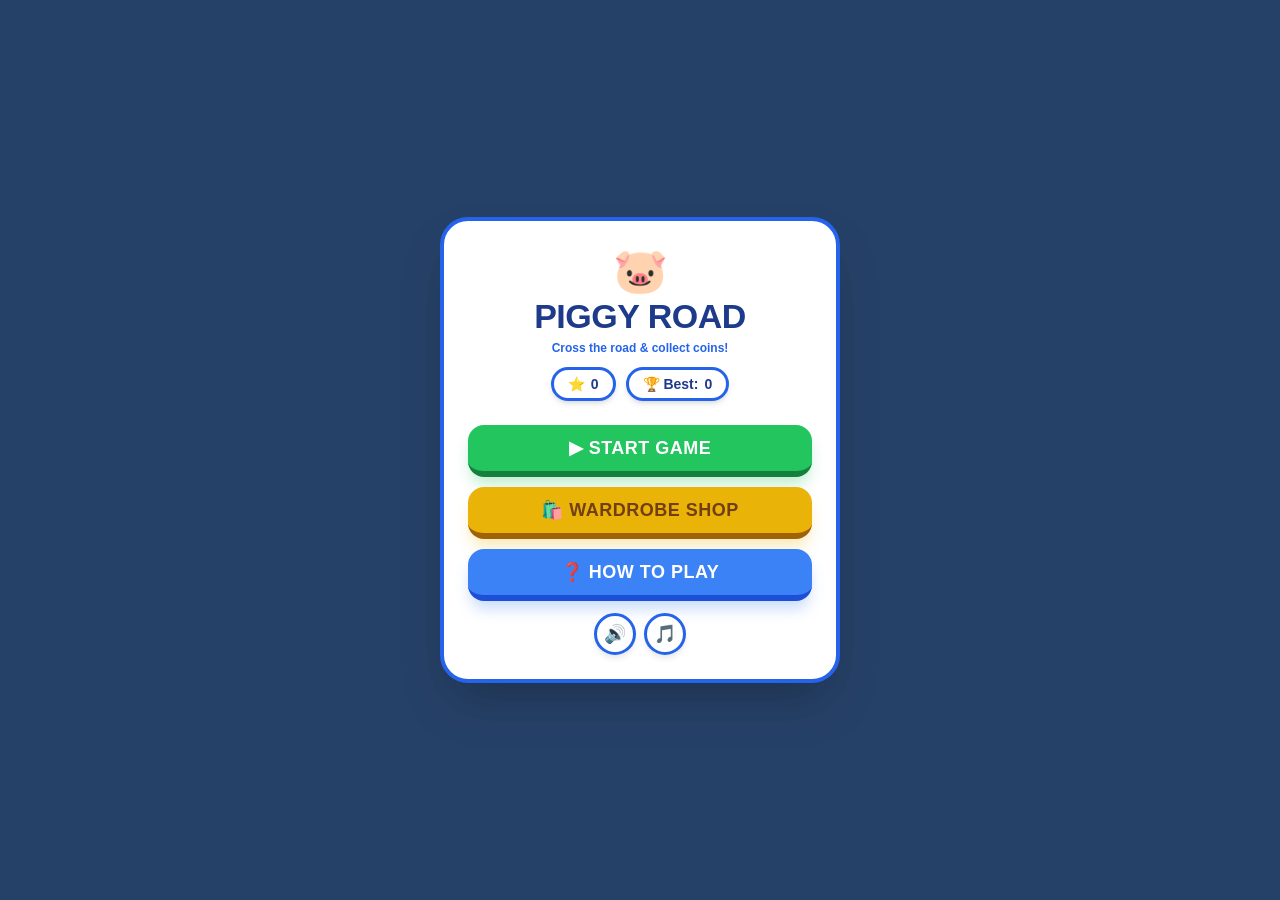
<file: public/standalone-game.html>
<!DOCTYPE html>
<html lang="th">
<head>
  <meta charset="UTF-8">
  <meta name="viewport" content="width=device-width, initial-scale=1.0, maximum-scale=1.0, user-scalable=no, viewport-fit=cover">
  <title>Piggy Road - Single File Web Game</title>
  <style>
    * {
      box-sizing: border-box;
      margin: 0;
      padding: 0;
      user-select: none;
      -webkit-user-select: none;
      -webkit-touch-callout: none;
    }
    body, html {
      width: 100%;
      height: 100%;
      overflow: hidden;
      background-color: #1e3a8a;
      font-family: -apple-system, BlinkMacSystemFont, "Segoe UI", Roboto, Helvetica, Arial, sans-serif;
      touch-action: none;
    }
    #game-container {
      position: relative;
      width: 100%;
      height: 100%;
      display: flex;
      justify-content: center;
      align-items: center;
      background: #60A5FA;
    }
    canvas {
      display: block;
      width: 100%;
      height: 100%;
      object-fit: contain;
    }

    /* UI Layer Overlays */
    .ui-layer {
      position: absolute;
      inset: 0;
      pointer-events: none;
      display: flex;
      flex-direction: column;
      justify-content: space-between;
    }
    .interactive {
      pointer-events: auto;
    }

    /* HUD Top Bar */
    .hud-bar {
      padding: 12px 16px;
      display: flex;
      justify-content: space-between;
      align-items: center;
      z-index: 20;
    }
    .hud-pill {
      background: rgba(255, 255, 255, 0.95);
      border: 3px solid #2563eb;
      border-radius: 9999px;
      padding: 6px 14px;
      box-shadow: 0 4px 6px -1px rgba(0,0,0,0.1), 0 2px 4px -2px rgba(0,0,0,0.1);
      display: flex;
      align-items: center;
      gap: 6px;
      font-weight: 900;
      color: #1e3a8a;
      font-size: 16px;
    }
    .hud-btn {
      width: 42px;
      height: 42px;
      border-radius: 50%;
      background: rgba(255, 255, 255, 0.95);
      border: 3px solid #2563eb;
      display: flex;
      align-items: center;
      justify-content: center;
      cursor: pointer;
      font-size: 18px;
      box-shadow: 0 4px 6px -1px rgba(0,0,0,0.1);
      transition: transform 0.1s;
    }
    .hud-btn:active {
      transform: scale(0.92);
    }

    /* Modals & Menus */
    .modal-backdrop {
      position: absolute;
      inset: 0;
      background: rgba(15, 23, 42, 0.7);
      backdrop-filter: blur(4px);
      -webkit-backdrop-filter: blur(4px);
      display: flex;
      justify-content: center;
      align-items: center;
      padding: 16px;
      z-index: 50;
    }
    .modal-card {
      background: white;
      border: 4px solid #2563eb;
      border-radius: 28px;
      padding: 24px;
      width: 100%;
      max-width: 400px;
      max-height: 92vh;
      overflow-y: auto;
      text-align: center;
      box-shadow: 0 25px 50px -12px rgba(0, 0, 0, 0.25);
      display: flex;
      flex-direction: column;
      align-items: center;
    }
    .modal-title {
      font-size: 28px;
      font-weight: 900;
      color: #1e3a8a;
      margin-bottom: 8px;
      text-transform: uppercase;
      letter-spacing: -0.5px;
    }

    /* Arcade 3D Buttons */
    .btn-arcade {
      width: 100%;
      padding: 12px 20px;
      border-radius: 16px;
      font-weight: 900;
      font-size: 18px;
      text-transform: uppercase;
      letter-spacing: 0.5px;
      cursor: pointer;
      border: none;
      transition: all 0.1s;
      display: flex;
      align-items: center;
      justify-content: center;
      gap: 8px;
      margin-top: 10px;
    }
    .btn-green {
      background: #22c55e;
      color: white;
      border-bottom: 6px solid #15803d;
      box-shadow: 0 10px 15px -3px rgba(34, 197, 94, 0.3);
    }
    .btn-green:active {
      transform: translateY(3px);
      border-bottom-width: 3px;
    }
    .btn-yellow {
      background: #eab308;
      color: #713f12;
      border-bottom: 6px solid #a16207;
      box-shadow: 0 10px 15px -3px rgba(234, 179, 8, 0.3);
    }
    .btn-yellow:active {
      transform: translateY(3px);
      border-bottom-width: 3px;
    }
    .btn-blue {
      background: #3b82f6;
      color: white;
      border-bottom: 6px solid #1d4ed8;
      box-shadow: 0 10px 15px -3px rgba(59, 130, 246, 0.3);
    }
    .btn-blue:active {
      transform: translateY(3px);
      border-bottom-width: 3px;
    }

    /* Touch D-Pad */
    .touch-controls {
      position: absolute;
      bottom: 16px;
      left: 0;
      right: 0;
      display: flex;
      justify-content: center;
      z-index: 30;
      pointer-events: none;
    }
    .dpad-container {
      pointer-events: auto;
      background: rgba(255, 255, 255, 0.92);
      backdrop-filter: blur(6px);
      border: 3px solid #2563eb;
      border-radius: 24px;
      padding: 10px;
      display: flex;
      flex-direction: column;
      align-items: center;
      gap: 6px;
      box-shadow: 0 10px 25px rgba(0,0,0,0.2);
    }
    .dpad-row {
      display: flex;
      gap: 8px;
    }
    .dpad-btn {
      width: 64px;
      height: 52px;
      border-radius: 14px;
      font-size: 22px;
      font-weight: 900;
      color: white;
      border: none;
      display: flex;
      align-items: center;
      justify-content: center;
      cursor: pointer;
      touch-action: none;
    }
    .dpad-up {
      width: 90px;
      height: 54px;
      background: #22c55e;
      border-bottom: 5px solid #15803d;
    }
    .dpad-up:active {
      background: #16a34a;
      transform: translateY(2px);
      border-bottom-width: 3px;
    }
    .dpad-side {
      background: #eab308;
      border-bottom: 5px solid #a16207;
    }
    .dpad-side:active {
      background: #ca8a04;
      transform: translateY(2px);
      border-bottom-width: 3px;
    }

    /* Shop Grid */
    .shop-grid {
      display: grid;
      grid-template-columns: repeat(auto-fit, minmax(130px, 1fr));
      gap: 12px;
      width: 100%;
      margin: 12px 0;
    }
    .skin-card {
      border: 3px solid #e2e8f0;
      border-radius: 18px;
      padding: 10px;
      display: flex;
      flex-direction: column;
      align-items: center;
      background: #f8fafc;
      transition: all 0.15s;
    }
    .skin-card.equipped {
      border-color: #22c55e;
      background: #f0fdf4;
    }
    .skin-preview-box {
      width: 70px;
      height: 70px;
      display: flex;
      align-items: center;
      justify-content: center;
      margin-bottom: 6px;
    }

    /* Stats Box in Game Over */
    .stats-grid {
      display: grid;
      grid-template-columns: 1fr 1fr;
      gap: 10px;
      width: 100%;
      margin: 14px 0;
    }
    .stat-box {
      background: #eff6ff;
      border: 2px solid #bfdbfe;
      border-radius: 16px;
      padding: 10px;
    }
    .stat-label {
      font-size: 11px;
      font-weight: 900;
      color: #2563eb;
      text-transform: uppercase;
    }
    .stat-val {
      font-size: 24px;
      font-weight: 900;
      color: #1e3a8a;
      margin-top: 2px;
    }
  </style>
</head>
<body>
  <div id="game-container">
    <canvas id="gameCanvas"></canvas>

    <!-- In-Game HUD -->
    <div id="hud" class="ui-layer" style="display: none;">
      <div class="hud-bar">
        <div class="hud-pill">
          <span>🚩</span>
          <span id="hud-score">0</span>
        </div>
        <div class="hud-pill">
          <span>⭐</span>
          <span id="hud-coins">0</span>
        </div>
        <button id="btn-pause" class="hud-btn interactive">⏸</button>
      </div>

      <!-- Mobile D-Pad Controls -->
      <div id="touch-controls" class="touch-controls">
        <div class="dpad-container">
          <button id="btn-touch-up" class="dpad-btn dpad-up">▲</button>
          <div class="dpad-row">
            <button id="btn-touch-left" class="dpad-btn dpad-side">◀</button>
            <button id="btn-touch-down" class="dpad-btn dpad-side">▼</button>
            <button id="btn-touch-right" class="dpad-btn dpad-side">▶</button>
          </div>
        </div>
      </div>
    </div>

    <!-- Main Menu Modal -->
    <div id="menu-modal" class="modal-backdrop interactive">
      <div class="modal-card">
        <div style="font-size: 44px; margin-bottom: 2px;">🐷</div>
        <h1 class="modal-title" style="font-size: 34px; line-height: 1;">PIGGY ROAD</h1>
        <p style="font-size: 12px; font-weight: 700; color: #2563eb; margin-bottom: 12px;">Cross the road & collect coins!</p>

        <div style="display: flex; gap: 10px; margin-bottom: 14px;">
          <div class="hud-pill" style="font-size: 14px;">
            <span>⭐</span>
            <span id="menu-total-coins">0</span>
          </div>
          <div class="hud-pill" style="font-size: 14px;">
            <span>🏆 Best:</span>
            <span id="menu-high-score">0</span>
          </div>
        </div>

        <button id="btn-start" class="btn-arcade btn-green">▶ START GAME</button>
        <button id="btn-open-shop" class="btn-arcade btn-yellow">🛍️ WARDROBE SHOP</button>
        <button id="btn-open-rules" class="btn-arcade btn-blue">❓ HOW TO PLAY</button>
        
        <div style="display: flex; gap: 8px; margin-top: 12px;">
          <button id="btn-toggle-sound" class="hud-btn">🔊</button>
          <button id="btn-toggle-music" class="hud-btn">🎵</button>
        </div>
      </div>
    </div>

    <!-- How To Play Modal -->
    <div id="rules-modal" class="modal-backdrop interactive" style="display: none;">
      <div class="modal-card">
        <h2 class="modal-title">HOW TO PLAY</h2>
        <div style="text-align: left; font-size: 13px; color: #334155; line-height: 1.5; margin: 10px 0;">
          <p style="margin-bottom: 8px;">🎮 <strong>Controls:</strong> Use <strong>Arrow Keys</strong>, <strong>WASD</strong>, or <strong>Touch D-Pad</strong> to hop.</p>
          <p style="margin-bottom: 8px;">🚗 <strong>Dodge Cars:</strong> Don't get hit by traffic on the asphalt roads!</p>
          <p style="margin-bottom: 8px;">⭐ <strong>Collect Coins:</strong> Pick up gold coins for +5 bonus points and spend them in the shop.</p>
          <p style="margin-bottom: 8px;">🐺 <strong>Wolf Danger:</strong> Don't stay idle for too long, or the hungry wolf will catch you!</p>
        </div>
        <button id="btn-close-rules" class="btn-arcade btn-green">GOT IT!</button>
      </div>
    </div>

    <!-- Shop Modal -->
    <div id="shop-modal" class="modal-backdrop interactive" style="display: none;">
      <div class="modal-card" style="max-width: 480px;">
        <h2 class="modal-title">PIGGY SHOP</h2>
        <div class="hud-pill" style="margin-bottom: 8px;">
          <span>⭐ Balance:</span>
          <span id="shop-coin-balance">0</span>
        </div>
        <div id="shop-items-container" class="shop-grid"></div>
        <button id="btn-close-shop" class="btn-arcade btn-blue">BACK TO MENU</button>
      </div>
    </div>

    <!-- Game Over Modal -->
    <div id="gameover-modal" class="modal-backdrop interactive" style="display: none;">
      <div class="modal-card">
        <div id="death-badge" style="font-size: 12px; font-weight: 900; background: #fee2e2; color: #991b1b; padding: 4px 12px; border-radius: 999px; margin-bottom: 6px;">💥 HIT BY TRAFFIC!</div>
        <h2 class="modal-title" style="color: #e11d48;">GAME OVER</h2>
        
        <div class="stats-grid">
          <div class="stat-box">
            <div class="stat-label">Score</div>
            <div id="final-score" class="stat-val">0</div>
          </div>
          <div class="stat-box">
            <div class="stat-label">Best Score</div>
            <div id="final-best" class="stat-val">0</div>
          </div>
          <div class="stat-box">
            <div class="stat-label">Run Coins</div>
            <div id="final-coins" class="stat-val">+0</div>
          </div>
          <div class="stat-box">
            <div class="stat-label">Total Coins</div>
            <div id="final-total-coins" class="stat-val">0</div>
          </div>
        </div>

        <button id="btn-restart" class="btn-arcade btn-green">🔄 PLAY AGAIN</button>
        <button id="btn-gameover-menu" class="btn-arcade btn-blue">🏠 MAIN MENU</button>
      </div>
    </div>

    <!-- Pause Modal -->
    <div id="pause-modal" class="modal-backdrop interactive" style="display: none;">
      <div class="modal-card">
        <h2 class="modal-title">GAME PAUSED</h2>
        <button id="btn-resume" class="btn-arcade btn-green">▶ RESUME</button>
        <button id="btn-pause-menu" class="btn-arcade btn-blue">🏠 QUIT TO MENU</button>
      </div>
    </div>
  </div>

  <!-- Pure JavaScript Game Engine with Zero Dependencies -->
  <script>
    (function() {
      // -------------------------------------------------------------
      // 1. CONSTANTS & GAME DATA
      // -------------------------------------------------------------
      const GRID_SIZE = 48;
      const MIN_GRID_X = -5;
      const MAX_GRID_X = 5;
      const IDLE_WARNING_TIME = 2.0;
      const WOLF_SPAWN_DELAY = 4.8;
      const WOLF_CHASE_SPEED = 180;
      const SCORE_PER_ROW = 1;
      const BONUS_PER_COIN = 5;

      const SKINS = {
        classic: { id: 'classic', name: 'Classic Pig', price: 0, bodyColor: '#fb7185', snoutColor: '#fda4af', accessory: 'none' },
        pink: { id: 'pink', name: 'Pink Bow', price: 100, bodyColor: '#f472b6', snoutColor: '#fbcfe8', accessory: 'bow' },
        farmer: { id: 'farmer', name: 'Farmer Pig', price: 250, bodyColor: '#fca5a5', snoutColor: '#fecaca', accessory: 'straw_hat' },
        ninja: { id: 'ninja', name: 'Ninja Pig', price: 500, bodyColor: '#334155', snoutColor: '#64748b', accessory: 'ninja_headband' },
        golden: { id: 'golden', name: 'Golden Pig', price: 1000, bodyColor: '#fbbf24', snoutColor: '#fde68a', accessory: 'crown' }
      };

      const CAR_PALETTES = [
        { body: '#ef4444', roof: '#b91c1c' },
        { body: '#3b82f6', roof: '#1d4ed8' },
        { body: '#10b981', roof: '#047857' },
        { body: '#eab308', roof: '#ca8a04' },
        { body: '#8b5cf6', roof: '#6d28d9' }
      ];

      // -------------------------------------------------------------
      // 2. PROCEDURAL SOUND SYNTHESIZER (Web Audio API)
      // -------------------------------------------------------------
      class SoundEngine {
        constructor() {
          this.ctx = null;
          this.soundEnabled = true;
          this.musicEnabled = true;
          this.musicInterval = null;
          this.musicStep = 0;
        }
        init() {
          if (!this.ctx && (window.AudioContext || window.webkitAudioContext)) {
            const AudioCtx = window.AudioContext || window.webkitAudioContext;
            this.ctx = new AudioCtx();
          }
          if (this.ctx && this.ctx.state === 'suspended') {
            this.ctx.resume();
          }
        }
        playHop() {
          if (!this.soundEnabled || !this.ctx) return;
          const now = this.ctx.currentTime;
          const osc = this.ctx.createOscillator();
          const gain = this.ctx.createGain();
          osc.type = 'sine';
          osc.frequency.setValueAtTime(280, now);
          osc.frequency.exponentialRampToValueAtTime(580, now + 0.08);
          gain.gain.setValueAtTime(0.25, now);
          gain.gain.exponentialRampToValueAtTime(0.001, now + 0.08);
          osc.connect(gain); gain.connect(this.ctx.destination);
          osc.start(now); osc.stop(now + 0.085);
        }
        playCoin() {
          if (!this.soundEnabled || !this.ctx) return;
          const now = this.ctx.currentTime;
          [987.77, 1318.51, 1760.0].forEach((f, i) => {
            const osc = this.ctx.createOscillator();
            const gain = this.ctx.createGain();
            osc.type = 'triangle';
            osc.frequency.setValueAtTime(f, now + i * 0.05);
            gain.gain.setValueAtTime(0.18, now + i * 0.05);
            gain.gain.exponentialRampToValueAtTime(0.001, now + i * 0.05 + 0.15);
            osc.connect(gain); gain.connect(this.ctx.destination);
            osc.start(now + i * 0.05); osc.stop(now + i * 0.05 + 0.16);
          });
        }
        playCrash() {
          if (!this.soundEnabled || !this.ctx) return;
          const now = this.ctx.currentTime;
          const osc = this.ctx.createOscillator();
          const gain = this.ctx.createGain();
          osc.type = 'sawtooth';
          osc.frequency.setValueAtTime(180, now);
          osc.frequency.exponentialRampToValueAtTime(40, now + 0.28);
          gain.gain.setValueAtTime(0.35, now);
          gain.gain.exponentialRampToValueAtTime(0.001, now + 0.3);
          osc.connect(gain); gain.connect(this.ctx.destination);
          osc.start(now); osc.stop(now + 0.3);
        }
        startMusic() {
          this.stopMusic();
          if (!this.musicEnabled || !this.ctx) return;
          const melody = [523.25, 0, 659.25, 783.99, 0, 659.25, 523.25, 0, 783.99, 880.0, 783.99, 659.25, 523.25, 0, 392.0, 0];
          this.musicInterval = setInterval(() => {
            if (!this.musicEnabled || !this.ctx) return;
            const freq = melody[this.musicStep % melody.length];
            if (freq > 0) {
              const now = this.ctx.currentTime;
              const osc = this.ctx.createOscillator();
              const gain = this.ctx.createGain();
              osc.type = 'sine';
              osc.frequency.setValueAtTime(freq, now);
              gain.gain.setValueAtTime(0.06, now);
              gain.gain.exponentialRampToValueAtTime(0.001, now + 0.12);
              osc.connect(gain); gain.connect(this.ctx.destination);
              osc.start(now); osc.stop(now + 0.125);
            }
            this.musicStep++;
          }, 145);
        }
        stopMusic() {
          if (this.musicInterval) {
            clearInterval(this.musicInterval);
            this.musicInterval = null;
          }
        }
      }
      const sounds = new SoundEngine();

      // -------------------------------------------------------------
      // 3. PERSISTENT STORAGE
      // -------------------------------------------------------------
      const storageKey = 'piggy_road_save_data';
      let saveData = {
        totalCoins: 0,
        highScore: 0,
        unlockedSkins: ['classic'],
        equippedSkin: 'classic',
        sound: true,
        music: true
      };
      try {
        const local = localStorage.getItem(storageKey);
        if (local) saveData = Object.assign(saveData, JSON.parse(local));
      } catch (e) {}

      function saveGameState() {
        try {
          localStorage.setItem(storageKey, JSON.stringify(saveData));
        } catch (e) {}
      }

      // -------------------------------------------------------------
      // 4. GAME STATE & ENGINE
      // -------------------------------------------------------------
      const canvas = document.getElementById('gameCanvas');
      const ctx = canvas.getContext('2d');

      let gameState = 'MENU'; // 'MENU', 'PLAYING', 'PAUSED', 'GAME_OVER'
      let viewportWidth = window.innerWidth;
      let viewportHeight = window.innerHeight;

      let player = {
        gridX: 0,
        gridY: 0,
        targetGridX: 0,
        targetGridY: 0,
        x: 0,
        y: 0,
        facing: 'UP',
        isHopping: false,
        hopProgress: 0,
        isDead: false,
        deathReason: 'CAR'
      };

      let cameraX = 0;
      let currentCameraX = 0;
      let cameraY = 0;
      let currentCameraY = 0;
      let screenShake = 0;

      let lanes = [];
      let maxLaneGenerated = 0;
      let score = 0;
      let maxDistance = 0;
      let coinsInRun = 0;

      let idleTimer = 0;
      let wolf = { active: false, worldY: 0, speed: WOLF_CHASE_SPEED, caught: false };
      let lastTime = performance.now();

      function resizeCanvas() {
        viewportWidth = window.innerWidth;
        viewportHeight = window.innerHeight;
        const dpr = window.devicePixelRatio || 1;
        canvas.width = viewportWidth * dpr;
        canvas.height = viewportHeight * dpr;
        ctx.scale(dpr, dpr);
      }
      window.addEventListener('resize', resizeCanvas);
      resizeCanvas();

      function initGame() {
        player.gridX = 0;
        player.gridY = 0;
        player.targetGridX = 0;
        player.targetGridY = 0;
        player.x = 0;
        player.y = 0;
        player.facing = 'UP';
        player.isHopping = false;
        player.hopProgress = 0;
        player.isDead = false;

        cameraX = 0;
        currentCameraX = 0;
        cameraY = 0;
        currentCameraY = 0;
        screenShake = 0;

        score = 0;
        maxDistance = 0;
        coinsInRun = 0;
        idleTimer = 0;
        wolf.active = false;
        wolf.caught = false;

        lanes = [];
        maxLaneGenerated = -1;

        // Generate starting safe grass lanes
        for (let i = -3; i <= 3; i++) {
          generateLane(i, i <= 0 ? 'START_ZONE' : 'GRASS');
        }
        for (let i = 4; i <= 25; i++) {
          generateLane(i);
        }
        updateHUD();
      }

      function generateLane(index, forceType) {
        let type = forceType;
        if (!type) {
          type = Math.random() < 0.65 ? 'ROAD' : 'GRASS';
        }

        const lane = {
          index: index,
          type: type,
          cars: [],
          decorations: [],
          coins: []
        };

        if (type === 'GRASS' || type === 'START_ZONE') {
          // Trees & flowers
          if (index > 0) {
            for (let x = MIN_GRID_X; x <= MAX_GRID_X; x++) {
              if (Math.random() < 0.15 && x !== 0) {
                lane.decorations.push({ type: 'TREE', gridX: x });
              }
            }
            // Coin on grass
            if (Math.random() < 0.35) {
              const coinX = Math.floor(Math.random() * (MAX_GRID_X - MIN_GRID_X + 1)) + MIN_GRID_X;
              const hasTree = lane.decorations.some(d => d.gridX === coinX);
              if (!hasTree) {
                lane.coins.push({ gridX: coinX, collected: false });
              }
            }
          }
        } else if (type === 'ROAD') {
          const dir = Math.random() < 0.5 ? 1 : -1;
          const speed = (90 + Math.random() * 80) * dir;
          const carCount = 1 + Math.floor(Math.random() * 2);
          const palette = CAR_PALETTES[Math.floor(Math.random() * CAR_PALETTES.length)];

          for (let c = 0; c < carCount; c++) {
            lane.cars.push({
              x: (c * 240 - 150) * dir,
              speed: speed,
              length: 56,
              width: 30,
              color: palette.body,
              roofColor: palette.roof
            });
          }
          // Road coin
          if (Math.random() < 0.25) {
            const coinX = Math.floor(Math.random() * (MAX_GRID_X - MIN_GRID_X + 1)) + MIN_GRID_X;
            lane.coins.push({ gridX: coinX, collected: false });
          }
        }

        lanes.push(lane);
        maxLaneGenerated = Math.max(maxLaneGenerated, index);
      }

      function movePlayer(dir) {
        if (gameState !== 'PLAYING' || player.isDead) return;
        sounds.init();

        let nextX = player.gridX;
        let nextY = player.gridY;

        if (dir === 'UP') nextY++;
        else if (dir === 'DOWN') nextY = Math.max(0, nextY - 1);
        else if (dir === 'LEFT') nextX = Math.max(MIN_GRID_X, nextX - 1);
        else if (dir === 'RIGHT') nextX = Math.min(MAX_GRID_X, nextX + 1);

        player.facing = dir;

        // Tree obstacle collision check
        const targetLane = lanes.find(l => l.index === nextY);
        const isTree = targetLane && targetLane.decorations.some(d => d.type === 'TREE' && d.gridX === nextX);
        if (isTree) return;

        if (nextX === player.gridX && nextY === player.gridY) return;

        player.gridX = nextX;
        player.gridY = nextY;
        player.isHopping = true;
        player.hopProgress = 0;
        idleTimer = 0; // reset wolf timer

        sounds.playHop();

        // Update score
        if (nextY > maxDistance) {
          score += (nextY - maxDistance) * SCORE_PER_ROW;
          maxDistance = nextY;
          if (nextY > saveData.highScore) {
            saveData.highScore = nextY;
            saveGameState();
          }
        }

        // Camera follow forward
        cameraY = player.gridY;
        updateHUD();

        // Generate more lanes forward
        while (maxLaneGenerated < player.gridY + 20) {
          generateLane(maxLaneGenerated + 1);
        }
      }

      function checkCoinPickup() {
        const currentLane = lanes.find(l => l.index === player.gridY);
        if (currentLane && currentLane.coins) {
          currentLane.coins.forEach(c => {
            if (!c.collected && c.gridX === player.gridX) {
              c.collected = true;
              coinsInRun++;
              score += BONUS_PER_COIN;
              saveData.totalCoins++;
              saveGameState();
              sounds.playCoin();
              updateHUD();
            }
          });
        }
      }

      function killPlayer(reason) {
        if (player.isDead) return;
        player.isDead = true;
        player.deathReason = reason;
        screenShake = 0.8;
        sounds.playCrash();
        saveGameState();

        setTimeout(() => {
          showGameOver();
        }, 900);
      }

      // -------------------------------------------------------------
      // 5. UPDATE & RENDER LOOP
      // -------------------------------------------------------------
      function update(dt) {
        if (gameState !== 'PLAYING') return;

        // Smooth Hop Lerp
        if (player.isHopping) {
          player.hopProgress += dt * 6.5;
          if (player.hopProgress >= 1) {
            player.hopProgress = 1;
            player.isHopping = false;
            player.x = player.gridX * GRID_SIZE;
            player.y = -player.gridY * GRID_SIZE;
            checkCoinPickup();
          } else {
            const startX = (player.gridX - (player.facing === 'RIGHT' ? 1 : player.facing === 'LEFT' ? -1 : 0)) * GRID_SIZE;
            const startY = -(player.gridY - (player.facing === 'UP' ? 1 : player.facing === 'DOWN' ? -1 : 0)) * GRID_SIZE;
            player.x = startX + (player.gridX * GRID_SIZE - startX) * player.hopProgress;
            player.y = startY + (-player.gridY * GRID_SIZE - startY) * player.hopProgress;
          }
        }

        // Camera Smooth Follow
        currentCameraY += (cameraY - currentCameraY) * (1 - Math.exp(-6 * dt));
        const maxCamX = Math.max(0, (MAX_GRID_X * GRID_SIZE + 24) - viewportWidth / 2);
        cameraX = Math.max(-maxCamX, Math.min(maxCamX, player.x));
        currentCameraX += (cameraX - currentCameraX) * (1 - Math.exp(-8 * dt));

        if (screenShake > 0) screenShake = Math.max(0, screenShake - dt * 2.5);

        // Update Road Cars
        lanes.forEach(lane => {
          if (lane.type === 'ROAD') {
            lane.cars.forEach(car => {
              car.x += car.speed * dt;
              // Wrap cars around
              if (car.speed > 0 && car.x > viewportWidth / 2 + 200) car.x = -viewportWidth / 2 - 200;
              if (car.speed < 0 && car.x < -viewportWidth / 2 - 200) car.x = viewportWidth / 2 + 200;

              // Car Collision
              if (!player.isDead && lane.index === player.gridY) {
                const carLeft = car.x - car.length / 2;
                const carRight = car.x + car.length / 2;
                const pLeft = player.x - 14;
                const pRight = player.x + 14;
                if (pRight > carLeft && pLeft < carRight) {
                  killPlayer('CAR');
                }
              }
            });
          }
        });

        // Idle Wolf Logic
        if (!player.isDead) {
          idleTimer += dt;
          if (idleTimer >= WOLF_SPAWN_DELAY && !wolf.active) {
            wolf.active = true;
            wolf.worldY = -(player.gridY - 4) * GRID_SIZE;
          }
          if (wolf.active) {
            wolf.worldY -= wolf.speed * dt;
            if (wolf.worldY <= player.y) {
              killPlayer('WOLF');
            }
          }
        }
      }

      function render() {
        ctx.clearRect(0, 0, viewportWidth, viewportHeight);

        // Shake offset
        let sX = 0, sY = 0;
        if (screenShake > 0) {
          sX = (Math.random() - 0.5) * 16 * screenShake;
          sY = (Math.random() - 0.5) * 16 * screenShake;
        }

        const centerX = viewportWidth / 2 - currentCameraX + sX;
        const originY = viewportHeight * 0.72 + currentCameraY * GRID_SIZE + sY;

        ctx.save();
        ctx.translate(centerX, originY);

        // 1. Draw Lanes & Ground
        const minVis = Math.floor((originY - viewportHeight - 120) / GRID_SIZE);
        const maxVis = Math.ceil((originY + 120) / GRID_SIZE);

        lanes.forEach(lane => {
          if (lane.index >= minVis && lane.index <= maxVis) {
            const laneY = -lane.index * GRID_SIZE;

            // Lane Base
            if (lane.type === 'ROAD') {
              ctx.fillStyle = '#334155';
              ctx.fillRect(-1200, laneY - GRID_SIZE / 2, 2400, GRID_SIZE);
              // Road markings
              ctx.fillStyle = '#f8fafc';
              for (let rx = -500; rx <= 500; rx += 60) {
                ctx.fillRect(rx, laneY - 2, 24, 4);
              }
            } else {
              ctx.fillStyle = (lane.index % 2 === 0) ? '#4ade80' : '#22c55e';
              ctx.fillRect(-1200, laneY - GRID_SIZE / 2, 2400, GRID_SIZE);
            }

            // Decorations (Trees)
            lane.decorations.forEach(dec => {
              if (dec.type === 'TREE') {
                const tx = dec.gridX * GRID_SIZE;
                ctx.fillStyle = '#15803d';
                ctx.beginPath();
                ctx.arc(tx, laneY - 4, 18, 0, Math.PI * 2);
                ctx.fill();
                ctx.fillStyle = '#166534';
                ctx.beginPath();
                ctx.arc(tx - 3, laneY - 6, 12, 0, Math.PI * 2);
                ctx.fill();
              }
            });

            // Coins
            lane.coins.forEach(c => {
              if (!c.collected) {
                const cx = c.gridX * GRID_SIZE;
                ctx.fillStyle = '#eab308';
                ctx.beginPath();
                ctx.arc(cx, laneY, 10, 0, Math.PI * 2);
                ctx.fill();
                ctx.fillStyle = '#fde047';
                ctx.beginPath();
                ctx.arc(cx, laneY, 7, 0, Math.PI * 2);
                ctx.fill();
              }
            });

            // Cars
            if (lane.type === 'ROAD') {
              lane.cars.forEach(car => {
                ctx.fillStyle = car.color;
                ctx.beginPath();
                ctx.roundRect(car.x - car.length / 2, laneY - car.width / 2, car.length, car.width, 8);
                ctx.fill();
                // Roof
                ctx.fillStyle = car.roofColor;
                ctx.beginPath();
                ctx.roundRect(car.x - car.length / 4, laneY - car.width / 3, car.length / 2, (car.width * 2) / 3, 4);
                ctx.fill();
              });
            }
          }
        });

        // 2. Draw Player Pig
        const currentSkin = SKINS[saveData.equippedSkin] || SKINS.classic;
        const hopOffset = player.isHopping ? -Math.sin(player.hopProgress * Math.PI) * 22 : 0;

        ctx.save();
        ctx.translate(player.x, player.y + hopOffset);

        // Body
        ctx.fillStyle = currentSkin.bodyColor;
        ctx.beginPath();
        ctx.arc(0, 0, 16, 0, Math.PI * 2);
        ctx.fill();

        // Snout
        ctx.fillStyle = currentSkin.snoutColor;
        ctx.beginPath();
        ctx.arc(0, 4, 7, 0, Math.PI * 2);
        ctx.fill();
        ctx.fillStyle = '#881337';
        ctx.fillRect(-3, 3, 2, 3);
        ctx.fillRect(1, 3, 2, 3);

        // Eyes
        ctx.fillStyle = '#0f172a';
        ctx.beginPath();
        ctx.arc(-5, -3, 2.5, 0, Math.PI * 2);
        ctx.arc(5, -3, 2.5, 0, Math.PI * 2);
        ctx.fill();

        // Accessories
        if (currentSkin.accessory === 'crown') {
          ctx.fillStyle = '#eab308';
          ctx.beginPath();
          ctx.moveTo(-8, -14); ctx.lineTo(-4, -8); ctx.lineTo(0, -16); ctx.lineTo(4, -8); ctx.lineTo(8, -14); ctx.lineTo(6, -6); ctx.lineTo(-6, -6);
          ctx.fill();
        } else if (currentSkin.accessory === 'straw_hat') {
          ctx.fillStyle = '#d97706';
          ctx.beginPath();
          ctx.arc(0, -12, 12, 0, Math.PI * 2);
          ctx.fill();
        }

        ctx.restore();

        // 3. Draw Wolf (if active)
        if (wolf.active) {
          ctx.save();
          ctx.translate(player.x, wolf.worldY);
          ctx.fillStyle = '#475569';
          ctx.beginPath();
          ctx.arc(0, 0, 22, 0, Math.PI * 2);
          ctx.fill();
          ctx.fillStyle = '#dc2626'; // glowing eyes
          ctx.beginPath();
          ctx.arc(-7, -4, 3, 0, Math.PI * 2);
          ctx.arc(7, -4, 3, 0, Math.PI * 2);
          ctx.fill();
          ctx.restore();
        }

        ctx.restore();
      }

      function gameLoop(now) {
        const dt = Math.min((now - lastTime) / 1000, 0.1);
        lastTime = now;
        update(dt);
        render();
        requestAnimationFrame(gameLoop);
      }
      requestAnimationFrame(gameLoop);

      // -------------------------------------------------------------
      // 6. UI & MODAL MANAGERS
      // -------------------------------------------------------------
      const hud = document.getElementById('hud');
      const hudScore = document.getElementById('hud-score');
      const hudCoins = document.getElementById('hud-coins');
      const menuModal = document.getElementById('menu-modal');
      const shopModal = document.getElementById('shop-modal');
      const rulesModal = document.getElementById('rules-modal');
      const gameoverModal = document.getElementById('gameover-modal');
      const pauseModal = document.getElementById('pause-modal');

      function updateHUD() {
        hudScore.textContent = score;
        hudCoins.textContent = coinsInRun;
        document.getElementById('menu-total-coins').textContent = saveData.totalCoins;
        document.getElementById('menu-high-score').textContent = saveData.highScore;
        document.getElementById('shop-coin-balance').textContent = saveData.totalCoins;
      }

      function showGameOver() {
        gameState = 'GAME_OVER';
        hud.style.display = 'none';
        gameoverModal.style.display = 'flex';
        document.getElementById('final-score').textContent = score;
        document.getElementById('final-best').textContent = saveData.highScore;
        document.getElementById('final-coins').textContent = `+${coinsInRun}`;
        document.getElementById('final-total-coins').textContent = saveData.totalCoins;
        document.getElementById('death-badge').textContent = player.deathReason === 'WOLF' ? '🐺 CAUGHT BY THE WOLF!' : '💥 HIT BY TRAFFIC!';
      }

      function renderShop() {
        const container = document.getElementById('shop-items-container');
        container.innerHTML = '';
        Object.keys(SKINS).forEach(id => {
          const skin = SKINS[id];
          const isUnlocked = saveData.unlockedSkins.includes(id);
          const isEquipped = saveData.equippedSkin === id;

          const card = document.createElement('div');
          card.className = `skin-card ${isEquipped ? 'equipped' : ''}`;

          card.innerHTML = `
            <div class="skin-preview-box">
              <div style="width: 44px; height: 44px; border-radius: 50%; background: ${skin.bodyColor}; display: flex; align-items: center; justify-content: center; border: 2px solid rgba(0,0,0,0.1);">
                <div style="width: 16px; height: 16px; border-radius: 50%; background: ${skin.snoutColor};"></div>
              </div>
            </div>
            <div style="font-size: 13px; font-weight: 900; color: #1e3a8a;">${skin.name}</div>
            <div style="font-size: 11px; font-weight: 700; color: #64748b; margin-bottom: 6px;">${skin.price === 0 ? 'FREE' : `⭐ ${skin.price}`}</div>
            <button class="btn-arcade ${isEquipped ? 'btn-green' : isUnlocked ? 'btn-blue' : 'btn-yellow'}" style="font-size: 12px; padding: 6px 12px; margin-top: auto;">
              ${isEquipped ? 'EQUIPPED' : isUnlocked ? 'EQUIP' : `BUY ⭐${skin.price}`}
            </button>
          `;

          const btn = card.querySelector('button');
          btn.addEventListener('click', () => {
            sounds.init();
            if (isEquipped) return;
            if (isUnlocked) {
              saveData.equippedSkin = id;
              saveGameState();
              renderShop();
            } else if (saveData.totalCoins >= skin.price) {
              saveData.totalCoins -= skin.price;
              saveData.unlockedSkins.push(id);
              saveData.equippedSkin = id;
              saveGameState();
              updateHUD();
              renderShop();
            } else {
              alert('Not enough coins! ⭐');
            }
          });

          container.appendChild(card);
        });
      }

      // -------------------------------------------------------------
      // 7. EVENT LISTENERS & INPUTS
      // -------------------------------------------------------------
      // Keyboard
      window.addEventListener('keydown', e => {
        if (gameState !== 'PLAYING') return;
        if (e.key === 'ArrowUp' || e.key === 'KeyW') movePlayer('UP');
        else if (e.key === 'ArrowDown' || e.key === 'KeyS') movePlayer('DOWN');
        else if (e.key === 'ArrowLeft' || e.key === 'KeyA') movePlayer('LEFT');
        else if (e.key === 'ArrowRight' || e.key === 'KeyD') movePlayer('RIGHT');
        else if (e.key === 'Space') movePlayer('UP');
        else if (e.key === 'KeyP' || e.key === 'Escape') {
          gameState = 'PAUSED';
          pauseModal.style.display = 'flex';
        }
      });

      // Touch D-Pad
      document.getElementById('btn-touch-up').addEventListener('pointerdown', e => { e.preventDefault(); movePlayer('UP'); });
      document.getElementById('btn-touch-down').addEventListener('pointerdown', e => { e.preventDefault(); movePlayer('DOWN'); });
      document.getElementById('btn-touch-left').addEventListener('pointerdown', e => { e.preventDefault(); movePlayer('LEFT'); });
      document.getElementById('btn-touch-right').addEventListener('pointerdown', e => { e.preventDefault(); movePlayer('RIGHT'); });

      // Menu Buttons
      document.getElementById('btn-start').addEventListener('click', () => {
        sounds.init();
        if (saveData.music) sounds.startMusic();
        menuModal.style.display = 'none';
        hud.style.display = 'flex';
        gameState = 'PLAYING';
        initGame();
      });

      document.getElementById('btn-open-rules').addEventListener('click', () => {
        menuModal.style.display = 'none';
        rulesModal.style.display = 'flex';
      });
      document.getElementById('btn-close-rules').addEventListener('click', () => {
        rulesModal.style.display = 'none';
        menuModal.style.display = 'flex';
      });

      document.getElementById('btn-open-shop').addEventListener('click', () => {
        menuModal.style.display = 'none';
        shopModal.style.display = 'flex';
        renderShop();
      });
      document.getElementById('btn-close-shop').addEventListener('click', () => {
        shopModal.style.display = 'none';
        menuModal.style.display = 'flex';
      });

      document.getElementById('btn-restart').addEventListener('click', () => {
        gameoverModal.style.display = 'none';
        hud.style.display = 'flex';
        gameState = 'PLAYING';
        initGame();
      });

      document.getElementById('btn-gameover-menu').addEventListener('click', () => {
        gameoverModal.style.display = 'none';
        menuModal.style.display = 'flex';
        gameState = 'MENU';
        updateHUD();
      });

      document.getElementById('btn-pause').addEventListener('click', () => {
        gameState = 'PAUSED';
        pauseModal.style.display = 'flex';
      });
      document.getElementById('btn-resume').addEventListener('click', () => {
        pauseModal.style.display = 'none';
        gameState = 'PLAYING';
      });
      document.getElementById('btn-pause-menu').addEventListener('click', () => {
        pauseModal.style.display = 'none';
        hud.style.display = 'none';
        menuModal.style.display = 'flex';
        gameState = 'MENU';
      });

      // Audio Toggles
      document.getElementById('btn-toggle-sound').addEventListener('click', e => {
        saveData.sound = !saveData.sound;
        sounds.soundEnabled = saveData.sound;
        e.target.textContent = saveData.sound ? '🔊' : '🔇';
        saveGameState();
      });
      document.getElementById('btn-toggle-music').addEventListener('click', e => {
        saveData.music = !saveData.music;
        sounds.musicEnabled = saveData.music;
        if (saveData.music) sounds.startMusic();
        else sounds.stopMusic();
        e.target.textContent = saveData.music ? '🎵' : '🚫';
        saveGameState();
      });

      updateHUD();
    })();
  </script>
</body>
</html>
</file>
